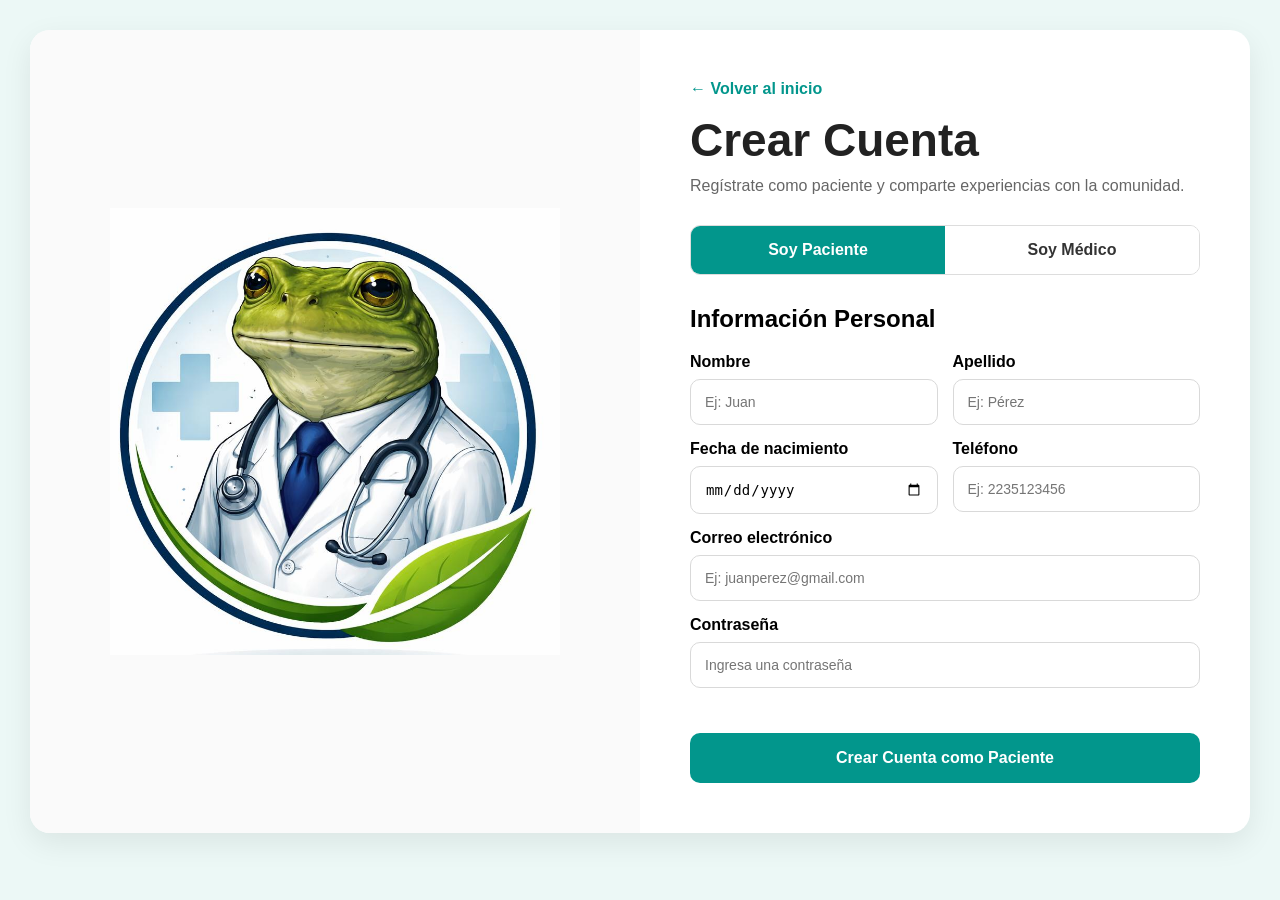
<file: src/main/resources/static/registro-paciente.html>
<!DOCTYPE html>

<html lang="es">

<head>
    <meta charset="UTF-8">
    <meta name="viewport" content="width=device-width, initial-scale=1.0">
    <title>Registro Paciente - SAPA</title>
    <link rel="icon" type="image/jpeg" href="/img/logo.jpg">

<style>
    *{
        margin:0;
        padding:0;
        box-sizing:border-box;
    }

    body{
        font-family:Arial, Helvetica, sans-serif;
        background:#ecf8f6;
        min-height:100vh;
        padding:30px;
    }

    .container{
        max-width:1400px;
        margin:auto;

        background:white;
        border-radius:20px;

        box-shadow:0 10px 30px rgba(0,0,0,.08);

        display:grid;
        grid-template-columns:1fr 1fr;

        overflow:hidden;
    }

    .left{
        display:flex;
        justify-content:center;
        align-items:center;
        padding:50px;
        background:#fafafa;
    }

    .left img{
        width:100%;
        max-width:450px;
    }

    .right{
        padding:50px;
    }

    .back{
        color:#02968c;
        text-decoration:none;
        font-weight:600;
    }

    h1{
        margin-top:15px;
        margin-bottom:10px;
        font-size:46px;
        color:#222;
    }

    .subtitle{
        color:#666;
        margin-bottom:30px;
    }

    .switch{
        display:flex;
        margin-bottom:30px;
        border:1px solid #ddd;
        border-radius:10px;
        overflow:hidden;
    }

    .switch a{
        flex:1;
        text-align:center;
        padding:15px;
        text-decoration:none;
        color:#333;
        background:white;
        font-weight:600;
    }

    .switch .active{
        background:#02968c;
        color:white;
    }

    h2{
        margin-bottom:20px;
        font-size:24px;
    }

    .grid{
        display:grid;
        grid-template-columns:1fr 1fr;
        gap:15px;
    }

    .full{
        grid-column:1 / -1;
    }

    .group{
        display:flex;
        flex-direction:column;
    }

    .group label{
        margin-bottom:8px;
        font-weight:600;
    }

    .group input,
    .group textarea{
        padding:14px;
        border:1px solid #d9d9d9;
        border-radius:10px;
        font-size:14px;
    }

    .group textarea{
        min-height:120px;
        resize:vertical;
    }

    .group input:focus,
    .group textarea:focus{
        outline:none;
        border-color:#02968c;
    }

    .tratamientos{
        margin-top:10px;
        border:1px dashed #ccc;
        border-radius:12px;
        padding:15px;
    }

    .btn{
        width:100%;
        margin-top:25px;

        background:#02968c;
        color:white;

        border:none;
        border-radius:10px;

        padding:16px;

        font-size:16px;
        font-weight:600;

        cursor:pointer;
    }

    .btn:hover{
        background:#018278;
    }

    @media(max-width:1000px){

        .container{
            grid-template-columns:1fr;
        }

        .left{
            padding:30px;
        }

        .left img{
            max-width:250px;
        }

    }

    @media(max-width:768px){

        body{
            padding:15px;
        }

        .right{
            padding:25px;
        }

        h1{
            font-size:34px;
        }

        .grid{
            grid-template-columns:1fr;
        }

        .full{
            grid-column:auto;
        }

    }

</style>

</head>

<body>

<div class="container">

    <div class="left">
        <img src="img/logo.jpg" alt="Logo SAPA">
    </div>

    <div class="right">

        <a href="/index.html" class="back">
            ← Volver al inicio
        </a>

        <h1>Crear Cuenta</h1>

        <p class="subtitle">
            Regístrate como paciente y comparte experiencias con la comunidad.
        </p>

        <div class="switch">

            <a href="#" class="active">
                Soy Paciente
            </a>

            <a href="/registro-medico.html">
                Soy Médico
            </a>

        </div>

        <h2>Información Personal</h2>

        <form id="registerForm">

            <div class="grid">

                <div class="group">
                    <label>Nombre</label>
                    <input
                            id="firstName"
                            type="text"
                            placeholder="Ej: Juan"
                            required>
                </div>

                <div class="group">
                    <label>Apellido</label>
                    <input
                            id="lastName"
                            type="text"
                            placeholder="Ej: Pérez"
                            required>
                </div>

                <div class="group">
                    <label>Fecha de nacimiento</label>
                    <input
                            id="birthDate"
                            type="date"
                            required>
                </div>

                <div class="group">
                    <label>Teléfono</label>
                    <input
                            id="phoneNumber"
                            type="tel"
                            placeholder="Ej: 2235123456"
                            required>
                </div>

                <div class="group full">
                    <label>Correo electrónico</label>
                    <input
                            id="email"
                            type="email"
                            placeholder="Ej: juanperez@gmail.com"
                            required>
                </div>

                <div class="group full">
                    <label>Contraseña</label>
                    <input
                            id="password"
                            type="password"
                            placeholder="Ingresa una contraseña"
                            required>
                </div>

            </div>

            <p id="mensaje"
               style="margin-top:20px;font-weight:bold;">
            </p>

            <button class="btn" type="submit">
                Crear Cuenta como Paciente
            </button>

        </form>

    </div>

</div>


<script>

    document.getElementById("registerForm")
        .addEventListener("submit", async function(e){

            e.preventDefault();

            const mensaje = document.getElementById("mensaje");

            mensaje.textContent = "";
            mensaje.style.color = "red";

            const datos = {

                email: document.getElementById("email").value,

                password: document.getElementById("password").value,

                role: "ROLE_PATIENT",

                firstName: document.getElementById("firstName").value,

                lastName: document.getElementById("lastName").value,

                birthDate: document.getElementById("birthDate").value,

                phoneNumber: document.getElementById("phoneNumber").value

            };

            console.log("Enviando:", datos);

            try{

                const response = await fetch("/auth/register", {

                    method:"POST",

                    headers:{
                        "Content-Type":"application/json"
                    },

                    body: JSON.stringify(datos)

                });

                if(response.ok){

                    const data = await response.json();

                    localStorage.setItem(
                        "accessToken",
                        data.AccessToken
                    );

                    localStorage.setItem(
                        "refreshToken",
                        data.RefreshToken
                    );

                    window.location.href = "/index.html";

                }else{

                    const mensajeError = await response.text();

                    mensaje.style.color = "red";
                    mensaje.textContent = mensajeError;

                }

            }catch(error){

                console.error(error);

                mensaje.style.color = "red";
                mensaje.textContent =
                    "No se pudo conectar con el servidor";

            }

        });

</script>
</body>

</html>
</file>
